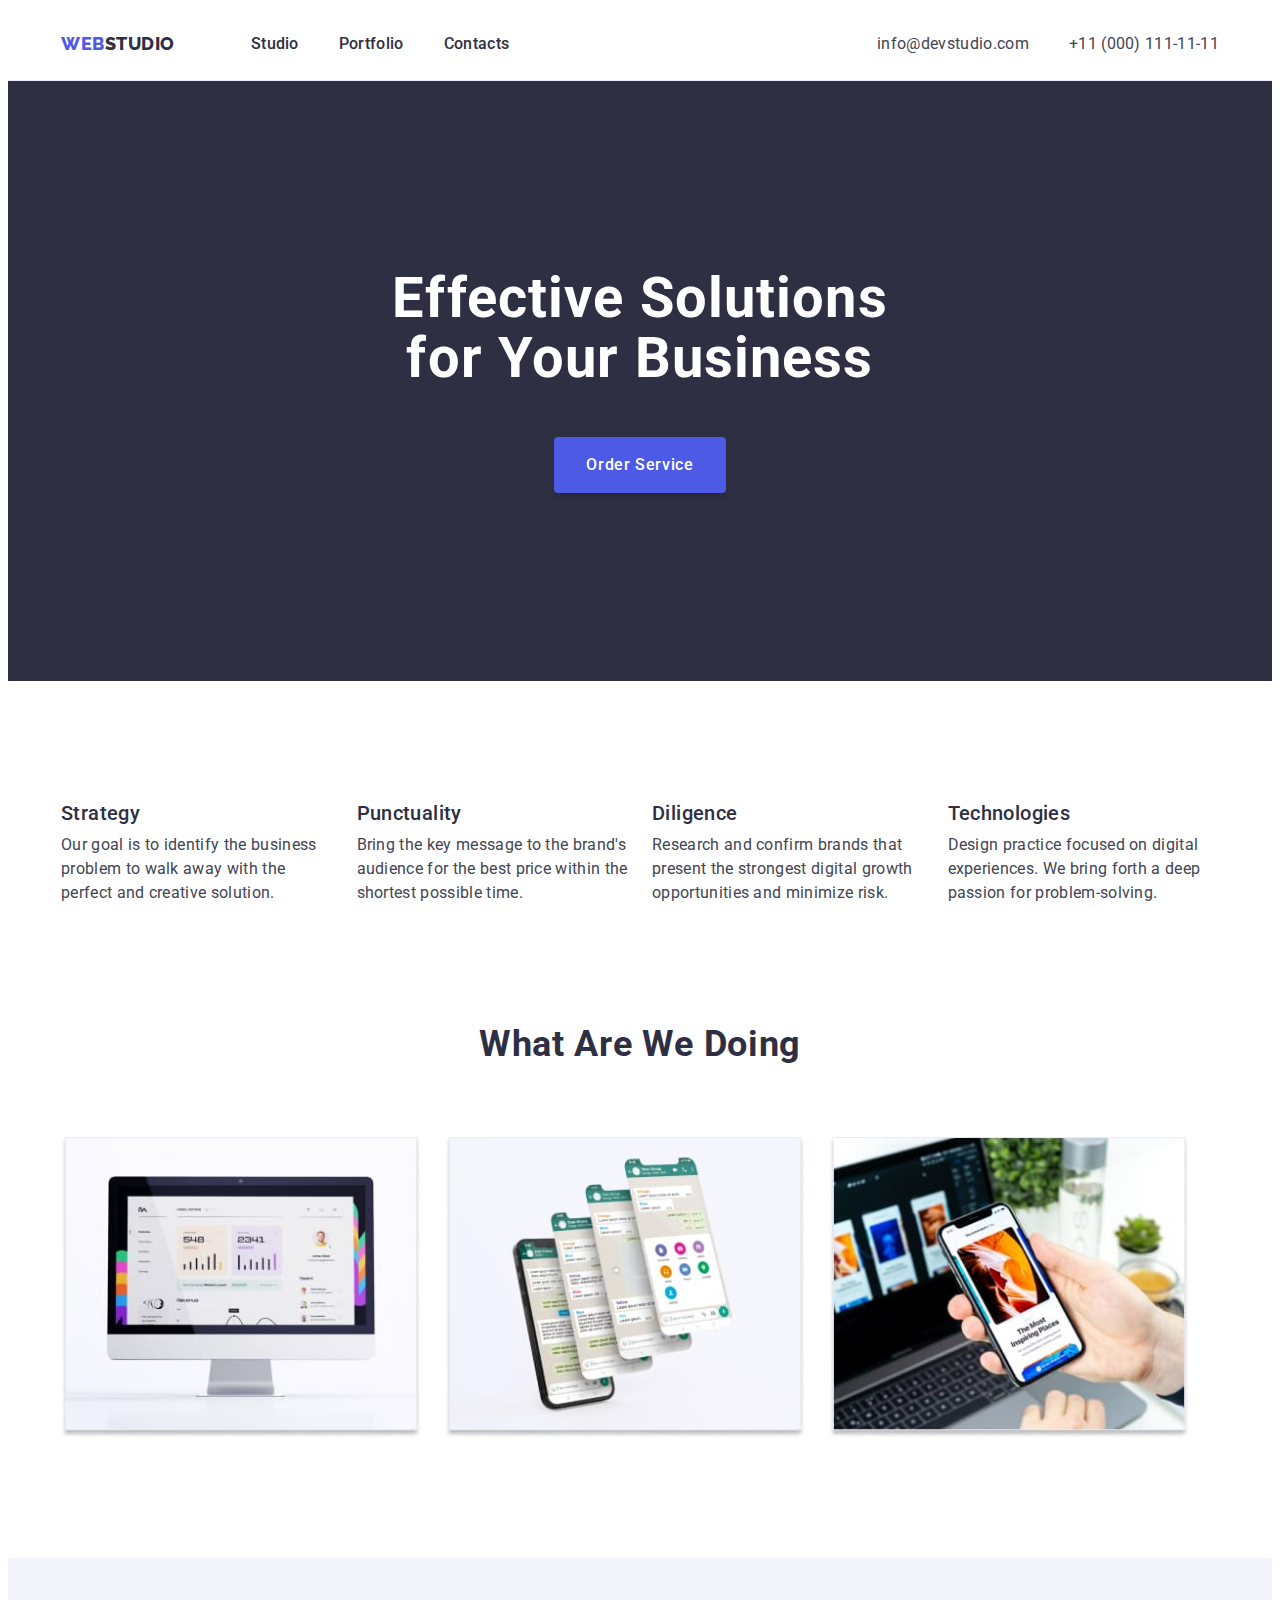
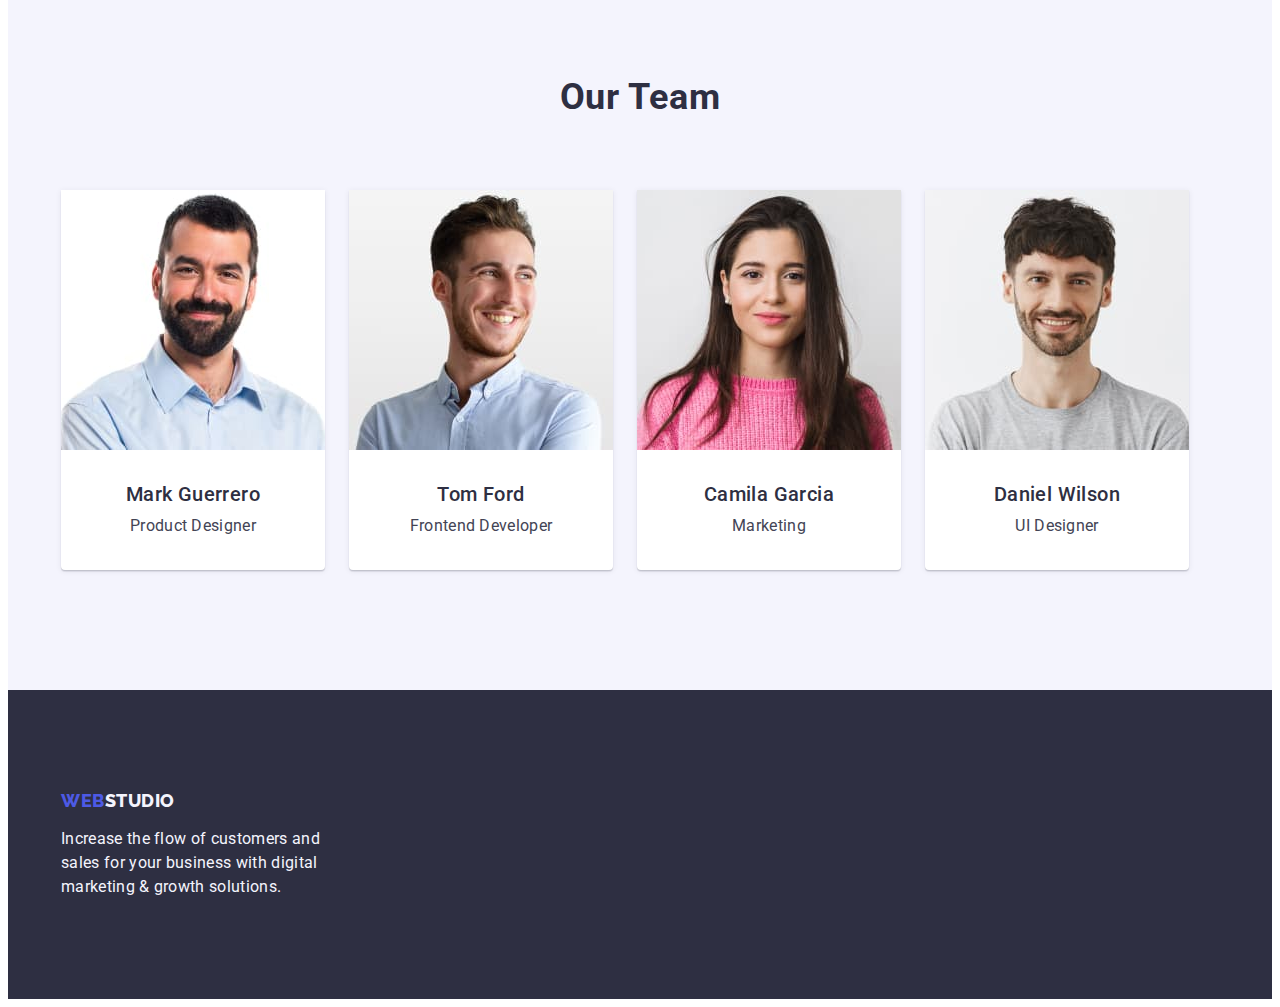
<file: index.html>
<!DOCTYPE html>
<html lang="en">

<head>
    <meta charset="UTF-8">
    <meta name="viewport" content="width=device-width, initial-scale=1.0">
    <title>Studio</title>

    <link rel="preconnect" href="https://fonts.googleapis.com">
    <link rel="preconnect" href="https://fonts.gstatic.com" crossorigin>
    <link
        href="https://fonts.googleapis.com/css2?family=Raleway:wght@800&family=Roboto:wght@400;500;700;900&display=swap"
        rel="stylesheet">
    <link rel="stylesheet" href="https://cdnjs.cloudflare.com/ajax/libs/modern-normalize/2.0.0/modern-normalize.min.css"
        integrity="sha512-4xo8blKMVCiXpTaLzQSLSw3KFOVPWhm/TRtuPVc4WG6kUgjH6J03IBuG7JZPkcWMxJ5huwaBpOpnwYElP/m6wg=="
        crossorigin="anonymous" referrerpolicy="no-referrer" />
    <link rel="stylesheet" href="./css/styles.css">
</head>

<body>
    <header class="header">
        <div class="container header-container">
            <nav class="header-nav">
                <a href="./index.html" class="logo-accent link">Web<span class="header-logo">Studio</span></a>
                <ul class="nav-list list">
                    <li><a class="header-nav-link link" href="./index.html">Studio</a></li>
                    <li><a class="header-nav-link link" href="./portfolio.html">Portfolio</a></li>
                    <li><a class="header-nav-link link" href="">Contacts</a></li>
                </ul>
            </nav>
            <address class="header-contact">
                <ul class="header-contact-list list">
                    <li><a class="header-contact-link link" href="mailto:info@devstudio.com" target="_blank"
                            rel="nofollow noopener">info@devstudio.com</a>
                    </li>
                    <li><a class="header-contact-link link" href="tel:+110001111111" target="_blank"
                            rel="nofollow noopener">+11 (000) 111-11-11</a></li>
                </ul>
            </address>
        </div>
    </header>
    <main>
        <section class="hero-section section">
            <div class="container">
                <h1 class="hero-title">Effective Solutions for Your Business</h1>
                <button class="hero-button btn" type="button">Order Service</button>
            </div>
        </section>
        <section class="advantages-section section">
            <div class="container">
                <h2 class="advantages-title  visually-hidden">Advantages</h2>
                <ul class="advantages-list list">
                    <li class="advantages-list-item">
                        <h3 class="advantages-list-title list-title">Strategy</h3>
                        <p class="advantages-list-text">Our goal is to identify the business
                            problem to walk away with the perfect and creative solution.</p>
                    </li>
                    <li class="advantages-list-item">
                        <h3 class="advantages-list-title list-title">Punctuality</h3>
                        <p class="advantages-list-text">Bring the key message to the brand's audience for the best price
                            within the shortest possible
                            time.</p>
                    </li>
                    <li class="advantages-list-item">
                        <h3 class="advantages-list-title list-title">Diligence</h3>
                        <p class="advantages-list-text">Research and confirm brands that present the strongest digital
                            growth opportunities and minimize
                            risk.</p>
                    </li>
                    <li class="advantages-list-item">
                        <h3 class="advantages-list-title list-title">Technologies</h3>
                        <p class="advantages-list-text">Design practice focused on digital experiences. We bring forth a
                            deep passion for
                            problem-solving.</p>
                    </li>
                </ul>
            </div>
        </section>
        <section class="expertise-section section">
            <div class="container">
                <h2 class="expertise-title title">What are we doing</h2>
                <ul class="expertise-list list">
                    <li class="expertise-list-item"><img class="expertise-list-img"
                            src="./images/featuresImages/img-1.jpg" alt="display" width="360" height="300"></li>
                    <li class="expertise-list-item"><img class="expertise-list-img"
                            src="./images/featuresImages/img-2.jpg" alt="several phone desktops" width="360"
                            height="300">
                    </li>
                    <li class="expertise-list-item"><img class="expertise-list-img"
                            src="./images/featuresImages/img-3.jpg" alt="smartphone in a man`s hand" width="360"
                            height="300"></li>
                </ul>
            </div>
        </section>
        <section class="team section">
            <div class="container">
                <h2 class="team-title title">Our Team</h2>
                <ul class="team-list list">
                    <li class="team-list-item">
                        <img class="team-list-img" src="./images/team/img-1.jpg" alt="Mark Guerrero" width="264">
                        <div class="team-card-container">
                            <h3 class="team-list-title list-title">Mark Guerrero</h3>
                            <p class="team-list-text">Product Designer</p>
                        </div>
                    </li>
                    <li class="team-list-item">
                        <img class="team-list-img" src="./images/team/img-2.jpg" alt="Tom Ford" width="264">
                        <div class="team-card-container">
                            <h3 class="team-list-title list-title">Tom Ford</h3>
                            <p class="team-list-text">Frontend Developer</p>
                        </div>
                    </li>
                    <li class="team-list-item">
                        <img class="team-list-img" src="./images/team/img-3.jpg" alt="Camila Garcia" width="264">
                        <div class="team-card-container">
                            <h3 class="team-list-title list-title">Camila Garcia</h3>
                            <p class="team-list-text">Marketing</p>
                        </div>
                    </li>
                    <li class="team-list-item">
                        <img class="team-list-img" src="./images/team/img-4.jpg" alt="Daniel Wilson" width="264">
                        <div class="team-card-container">
                            <h3 class="team-list-title list-title">Daniel Wilson</h3>
                            <p class="team-list-text">UI Designer</p>
                        </div>
                    </li>
                </ul>
            </div>
        </section>
    </main>

    <footer class="footer">
        <div class="container">
            <a href="./index.html" class="logo-accent footer-link link">Web<span class="footer-logo">Studio</span></a>
            <p class="footer-text">Increase the flow of customers and sales for your business with digital marketing &
                growth solutions.</p>
        </div>
    </footer>

</body>

</html>
</file>
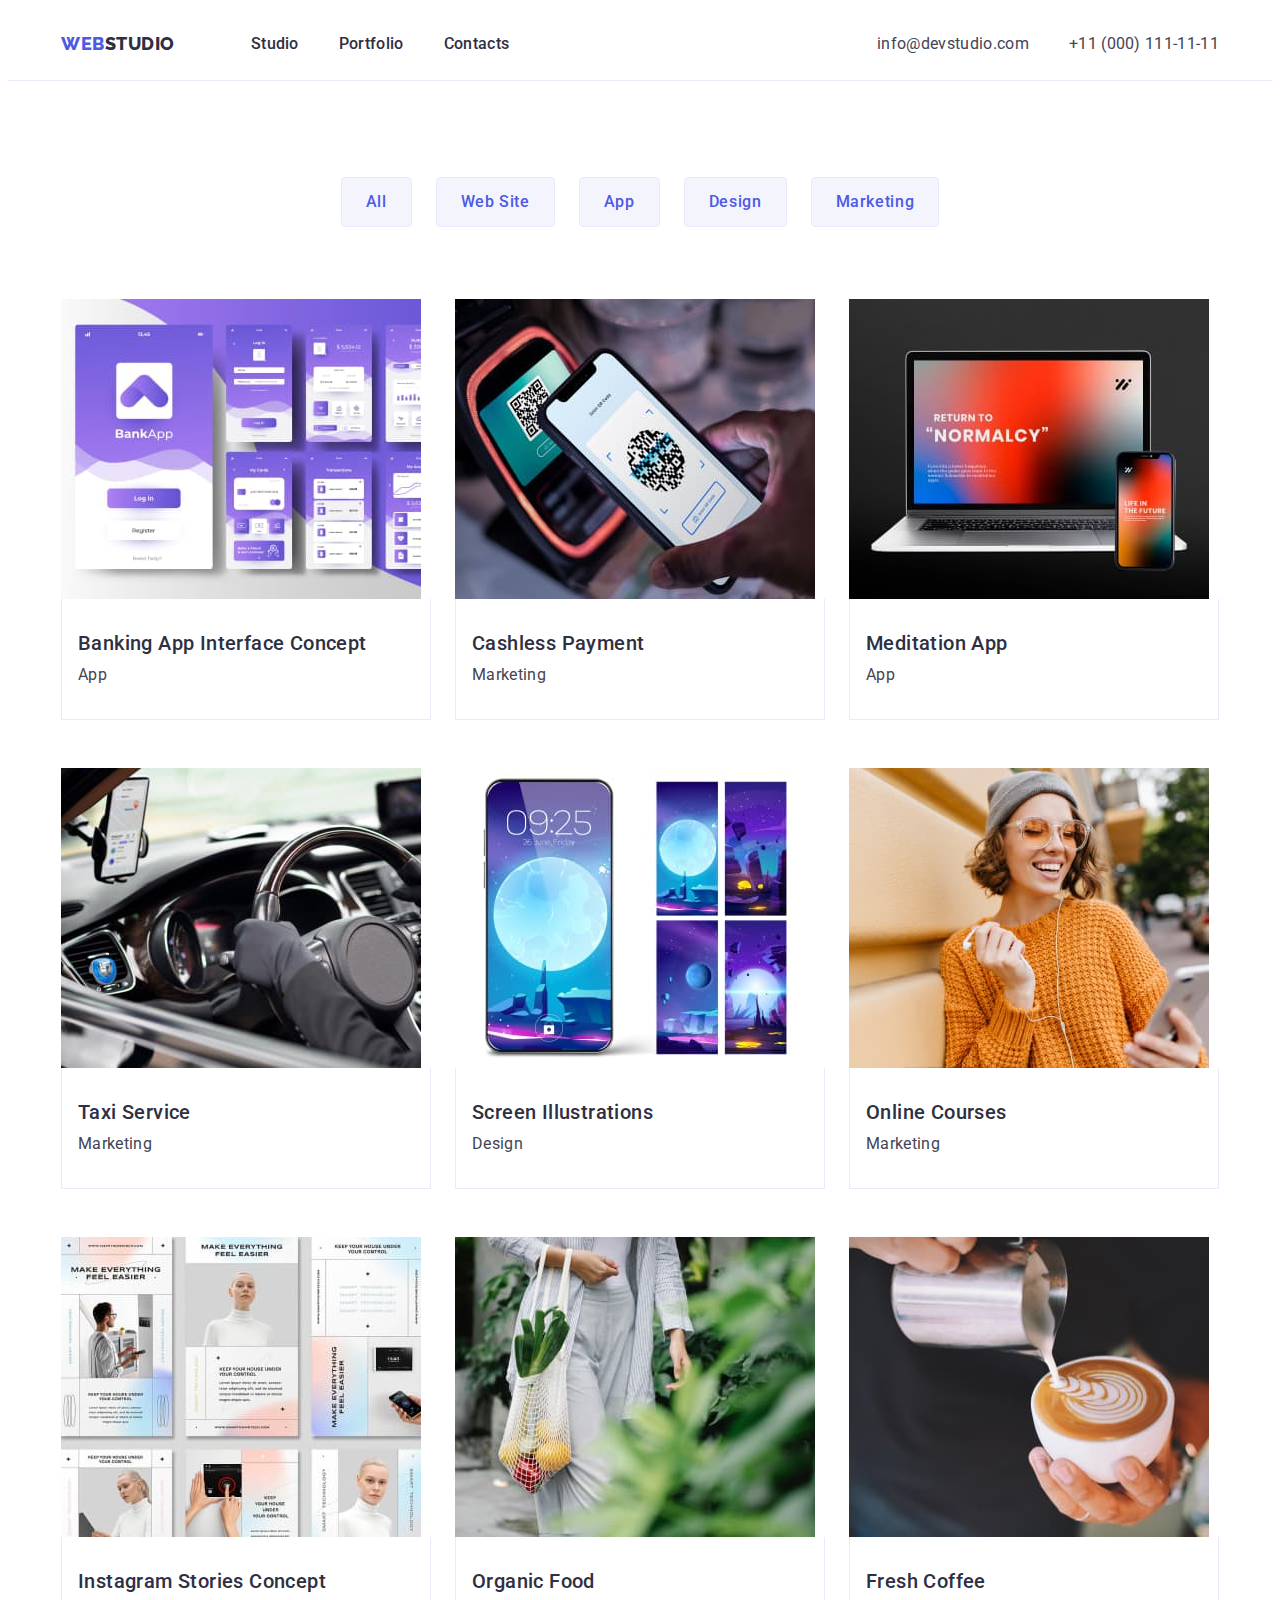
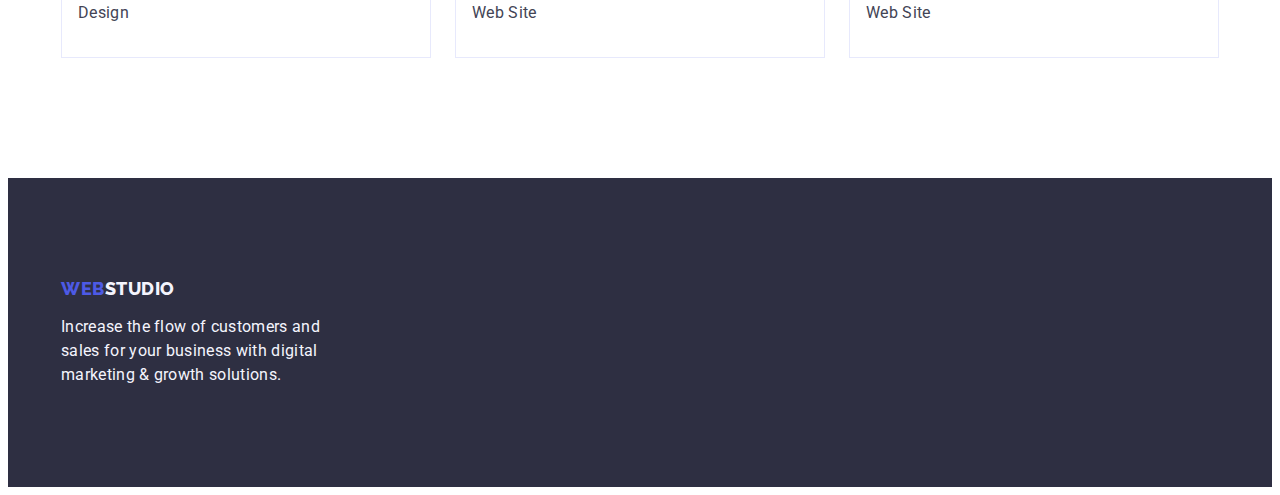
<file: portfolio.html>
<!DOCTYPE html>
<html lang="en">

<head>
    <meta charset="UTF-8">
    <meta name="viewport" content="width=device-width, initial-scale=1.0">
    <title>Portfolio</title>

    <link rel="preconnect" href="https://fonts.googleapis.com">
    <link rel="preconnect" href="https://fonts.gstatic.com" crossorigin>
    <link
        href="https://fonts.googleapis.com/css2?family=Raleway:wght@800&family=Roboto:wght@400;500;700;900&display=swap"
        rel="stylesheet">

    <link rel="stylesheet" href="https://cdnjs.cloudflare.com/ajax/libs/modern-normalize/2.0.0/modern-normalize.min.css"
        integrity="sha512-4xo8blKMVCiXpTaLzQSLSw3KFOVPWhm/TRtuPVc4WG6kUgjH6J03IBuG7JZPkcWMxJ5huwaBpOpnwYElP/m6wg=="
        crossorigin="anonymous" referrerpolicy="no-referrer" />
    <link rel="stylesheet" href="./css/styles.css">
</head>

<body>
    <header class="header">
        <div class="container header-container">
            <nav class="header-nav">
                <a href="./index.html" class="logo-accent link">Web<span class="header-logo">Studio</span></a>
                <ul class="nav-list list">
                    <li><a class="header-nav-link link" href="./index.html">Studio</a></li>
                    <li><a class="header-nav-link link" href="./portfolio.html">Portfolio</a></li>
                    <li><a class="header-nav-link link" href="">Contacts</a></li>
                </ul>
            </nav>
            <address class="header-contact">
                <ul class="header-contact-list list">
                    <li><a class="header-contact-link link" href="mailto:info@devstudio.com" target="_blank"
                            rel="nofollow noopener">info@devstudio.com</a>
                    </li>
                    <li><a class="header-contact-link link" href="tel:+110001111111" target="_blank"
                            rel="nofollow noopener">+11 (000) 111-11-11</a></li>
                </ul>
            </address>
        </div>
    </header>
    <main>
        <section class="porfolio-section section">
            <div class="container">
                <h1 class="filter-title visually-hidden">Filters</h1>
                <ul class="filter-list list">
                    <li class="filter-list-item"><button class="filter-btn btn" type="button">All</button></li>
                    <li class="filter-list-item"><button class="filter-btn btn" type="button">Web Site</button></li>
                    <li class="filter-list-item"><button class="filter-btn btn" type="button">App</button></li>
                    <li class="filter-list-item"><button class="filter-btn btn" type="button">Design</button></li>
                    <li class="filter-list-item"><button class="filter-btn btn" type="button">Marketing</button></li>
                </ul>
                <ul class="portfolio-list list">
                    <li class="portfolio-list-item">
                        <a class="portfolio-link link" href="/">
                            <img src="./images/portfolio/img-1.jpg" alt="Banking App " width="360" height="300">
                            <div class="portfolio-card-container porfolio-card-border">
                                <h2 class="portfolio-list-title list-title">Banking App Interface Concept</h2>
                                <p class="portfolio-list-text">App</p>
                            </div>
                        </a>
                    </li>
                    <li class="portfolio-list-item">
                        <a class="portfolio-link link" href="/">
                            <img src="./images/portfolio/img-2.jpg" alt="Cashless Payment" width="360" height="300">
                            <div class="portfolio-card-container porfolio-card-border">
                                <h2 class="portfolio-list-title list-title">Cashless Payment</h2>
                                <p class="portfolio-list-text">Marketing</p>
                            </div>
                        </a>
                    </li>
                    <li class="portfolio-list-item">
                        <a class="portfolio-link link" href="/">
                            <img src="./images/portfolio/img-3.jpg" alt="Meditation App" width="360" height="300">
                            <div class="portfolio-card-container porfolio-card-border">
                                <h2 class="portfolio-list-title list-title">Meditation App</h2>
                                <p class="portfolio-list-text">App</p>
                            </div>
                        </a>
                    </li>
                    <li class="portfolio-list-item">
                        <a class="portfolio-link link" href="/">
                            <img src="./images/portfolio/img-4.jpg" alt="Taxi Service" width="360" height="300">
                            <div class="portfolio-card-container porfolio-card-border">
                                <h2 class="portfolio-list-title list-title">Taxi Service</h2>
                                <p class="portfolio-list-text">Marketing</p>
                            </div>
                        </a>
                    </li>
                    <li class="portfolio-list-item">
                        <a class="portfolio-link link" href="/">
                            <img src="./images/portfolio/img-5.jpg" alt="Screen Illustrations" width="360" height="300">
                            <div class="portfolio-card-container porfolio-card-border">
                                <h2 class="portfolio-list-title list-title">Screen Illustrations</h2>
                                <p class="portfolio-list-text">Design</p>
                            </div>
                        </a>
                    </li>
                    <li class="portfolio-list-item">
                        <a class="portfolio-link link" href="/">
                            <img src="./images/portfolio/img-6.jpg" alt="Online Courses" width="360" height="300">
                            <div class="portfolio-card-container porfolio-card-border">
                                <h2 class="portfolio-list-title list-title">Online Courses</h2>
                                <p class="portfolio-list-text">Marketing</p>
                            </div>
                        </a>
                    </li>
                    <li class="portfolio-list-item">
                        <a class="portfolio-link link" href="/">
                            <img src="./images/portfolio/img-7.jpg" alt="Instagram Stories Concept" width="360"
                                height="300">
                            <div class="portfolio-card-container porfolio-card-border">
                                <h2 class="portfolio-list-title list-title">Instagram Stories Concept</h2>
                                <p class="portfolio-list-text">Design</p>
                            </div>
                        </a>
                    </li>
                    <li class="portfolio-list-item">
                        <a class="portfolio-link link" href="/">
                            <img src="./images/portfolio/img-8.jpg" alt="Organic Food" width="360" height="300">
                            <div class="portfolio-card-container porfolio-card-border">
                                <h2 class="portfolio-list-title list-title">Organic Food</h2>
                                <p class="portfolio-list-text">Web Site</p>
                            </div>
                        </a>
                    </li>
                    <li class="portfolio-list-item">
                        <a class="portfolio-link link" href="/">
                            <img src="./images/portfolio/img-9.jpg" alt="Fresh Coffee" width="360" height="300">
                            <div class="portfolio-card-container porfolio-card-border">
                                <h2 class="portfolio-list-title list-title">Fresh Coffee</h2>
                                <p class="portfolio-list-text">Web Site</p>
                            </div>
                        </a>
                    </li>
                </ul>
            </div>
        </section>
    </main>
    <footer class="footer">
        <div class="container">
            <a href="./index.html" class="logo-accent footer-link link">Web<span class="footer-logo">Studio</span></a>
            <p class="footer-text">Increase the flow of customers and sales for your business with digital marketing &
                growth solutions.</p>
        </div>
    </footer> 
</body>

</html>
</file>
<file: css/styles.css>
:root {
  --primary-color: #2e2f42;
  --secondary-text-color: #434455;
  --primary-brand-color: #4d5ae5;
  --pressed-state-color: #404bbf;
  --white-text-bg-color: #ffffff;
  --cloud-bg-color: #f4f4fd;
  --border-accent-color: #e7e9fc;

  --indent-col: 24px;
  --indent-row: 48px;
}
body {
  font-family: 'Roboto', sans-serif;
  font-size: 16px;
  color: var(--secondary-text-color);
  background-color: var(--white-text-bg-color);
  line-height: 1.5;
  letter-spacing: 0.02em;
}

h1,
h2,
h3,
h4,
h5,
h6,
p {
  margin: 0;
}
img {
  display: block;
  max-width: 100%;
  height: auto;
}
.link {
  text-decoration: none;
  color: currentColor;
}
.list {
  margin: 0;
  padding-left: 0;

  list-style: none;
}
.visually-hidden {
  position: absolute;
  width: 1px;
  height: 1px;
  margin: -1px;
  border: 0;
  padding: 0;
  white-space: nowrap;
  clip-path: inset(100%);
  clip: rect(0 0 0 0);
  overflow: hidden;
}
.btn {
  padding: 12px 24px;

  font-family: inherit;
  font-size: inherit;
  font-weight: 500;
  line-height: 1.5;
  letter-spacing: 0.04em;
  cursor: pointer;
  border-radius: 4px;
}
.title {
  margin-bottom: 72px;

  color: var(--primary-color);
  text-align: center;
  font-size: 36px;
  line-height: 1.11;
  letter-spacing: 0.02em;
  text-transform: capitalize;
}
.list-title {
  color: var(--primary-color);
  font-size: 20px;
  font-weight: 500;
  line-height: 1.2;
  letter-spacing: 0.02em;
}
.section {
  padding-top: 120px;
  padding-bottom: 120px;
}
.container {
  max-width: 1158px;
  padding-left: 15px;
  padding-right: 15px;
  margin-left: auto;
  margin-right: auto;
}

/* header */
.header-container {
  display: flex;
  align-items: center;
}
.header {
  border-bottom: 1px solid var(--border-accent-color);
}
.header-nav {
  display: flex;
  align-items: center;
}

.header-logo {
  color: var(--primary-color);
}
.logo-accent {
  margin-right: 76px;

  color: var(--primary-brand-color);
  font-family: 'Raleway', sans-serif;
  font-size: 18px;
  font-weight: 800;
  line-height: 1.17;
  letter-spacing: 0.03em;
  text-transform: uppercase;
}

.nav-list {
  display: flex;
  gap: 40px;
}

.header-nav-link {
  display: block;
  padding: 24px 0;

  font-weight: 500;
  color: var(--primary-color);
}
.header-nav-link:hover,
.header-nav-link:focus {
  color: var(--pressed-state-color);
}
.header-contact {
  font-style: normal;
  margin-left: auto;
}
.header-contact-list {
  display: flex;
  gap: 40px;
}
.header-contact-link {
  color: var(--secondary-text-color);
}
.header-contact-link:hover,
.header-contact-link:focus {
  color: var(--pressed-state-color);
}
/* Hero section */
.hero-section {
  padding: 188px 0;

  background-color: var(--primary-color);
}
.hero-title {
  max-width: 496px;
  margin: 0 auto 48px;

  color: var(--white-text-bg-color);
  text-align: center;
  font-size: 56px;
  line-height: 1.07;
  letter-spacing: 0.02em;
}
.hero-button {
  display: block;
  padding: 16px 32px;
  min-width: 169px;
  margin-left: auto;
  margin-right: auto;

  color: var(--white-text-bg-color);
  background-color: var(--primary-brand-color);
  box-shadow: 0px 4px 4px 0px rgba(0, 0, 0, 0.15);
  border: transparent;
}
.hero-button:hover,
.hero-button:focus {
  background-color: var(--pressed-state-color);
}
/* Advantages section */

.advantages-list {
  display: flex;
  gap: var(--indent-col);
}
.advantages-list-item {
  width: calc((100% - 24px * 3) / 4);
}
.advantages-list-title {
  margin-bottom: 8px;
}

/* expertise section */

.expertise-section {
  padding-top: 0;
}
.expertise-title {
  margin-bottom: 72px;
}
.expertise-list {
  display: flex;
  gap: var(--indent-col);
}

/* team section */
.team {
  background-color: var(--cloud-bg-color);
}
.team-list {
  display: flex;
  gap: var(--indent-col);
}
.team-list-item {
  width: calc((100% - var(var(--indent-col)) * 3) / 4);

  text-align: center;
  background-color: var(--white-text-bg-color);
  border-radius: 0px 0px 4px 4px;
  box-shadow: 0px 2px 1px 0px rgba(46, 47, 66, 0.08),
    0px 1px 1px 0px rgba(46, 47, 66, 0.16),
    0px 1px 6px 0px rgba(46, 47, 66, 0.08);
}
.team-card-container {
  padding: 32px 0;
}

.team-list-title {
  margin-bottom: 8px;
}
.team-list-text {
  color: var(--secondary-text-color);
}

/* footer */
.footer {
  padding: 100px 0;

  background-color: var(--primary-color);
}

.footer-link {
  display: inline-block;
  margin-bottom: 16px;
}
.footer-logo {
  color: var(--cloud-bg-color);
}

.footer-text {
  width: 264px;

  color: var(--cloud-bg-color);
}

/*PORTFOLIO PAGE  */
.porfolio-section {
  padding-top: 96px;
}
.filter-list {
  display: flex;
  gap: var(--indent-col);
  justify-content: center;

  margin-bottom: 72px;
}

.filter-btn {
  border-radius: 4px;
  border: 1px solid var(--border-accent-color);
  background-color: var(--cloud-bg-color);
  color: var(--primary-brand-color);
}
.filter-btn:hover,
.filter-btn:focus {
  background-color: var(--pressed-state-color);
  color: var(--white-text-bg-color);
  border-color: transparent;
}
.portfolio-list {
  display: flex;
  row-gap: var(--indent-row);
  column-gap: var(--indent-col);
  flex-wrap: wrap;
}

.portfolio-list-item {
  width: calc((100% - (var(--indent-col)) * 2) / 3);

  background-color: var(--white-text-bg-color);
}
.portfolio-card-container {
  padding: 32px 16px;
}

.porfolio-card-border {
  border: 1px solid var(--border-accent-color);
  border-top: none;
}

.portfolio-list-title {
  margin-bottom: 8px;
}

.portfolio-list-text {
  color: var(--secondary-text-color);
}
</file>
